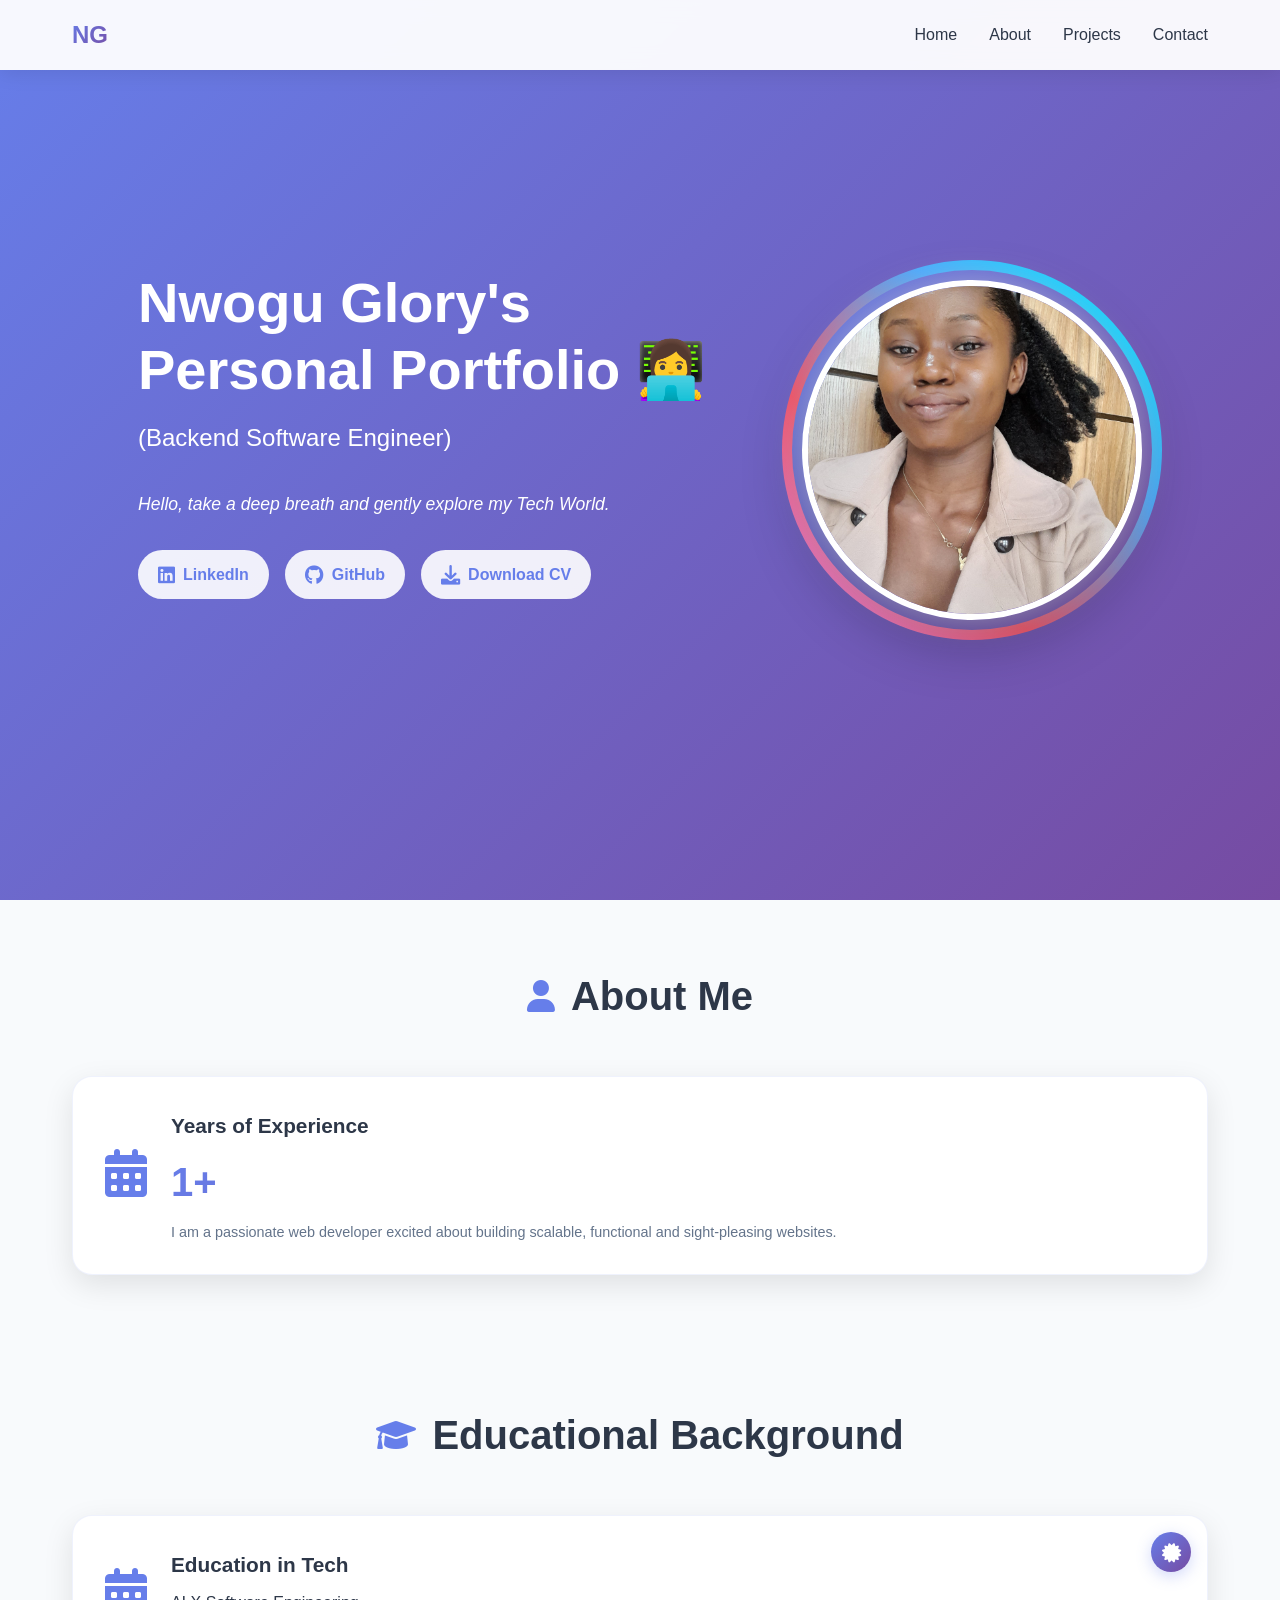
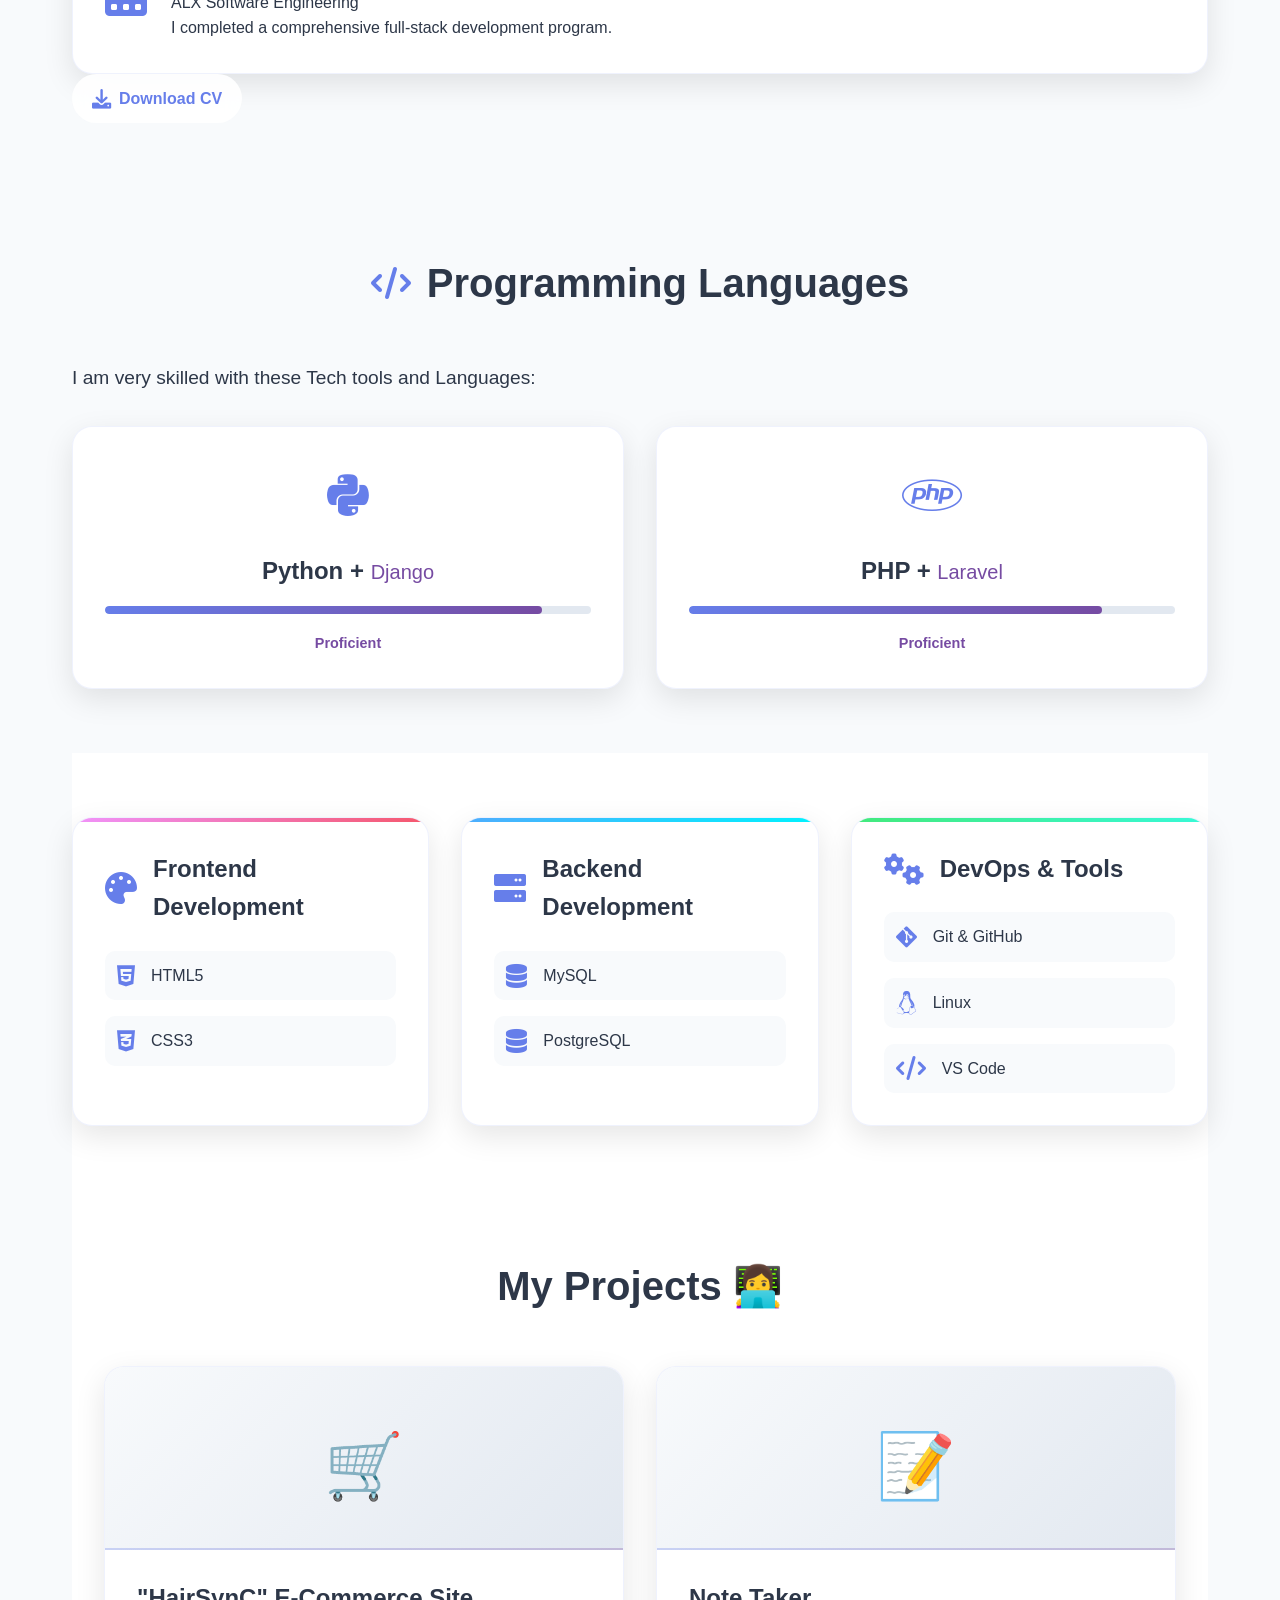
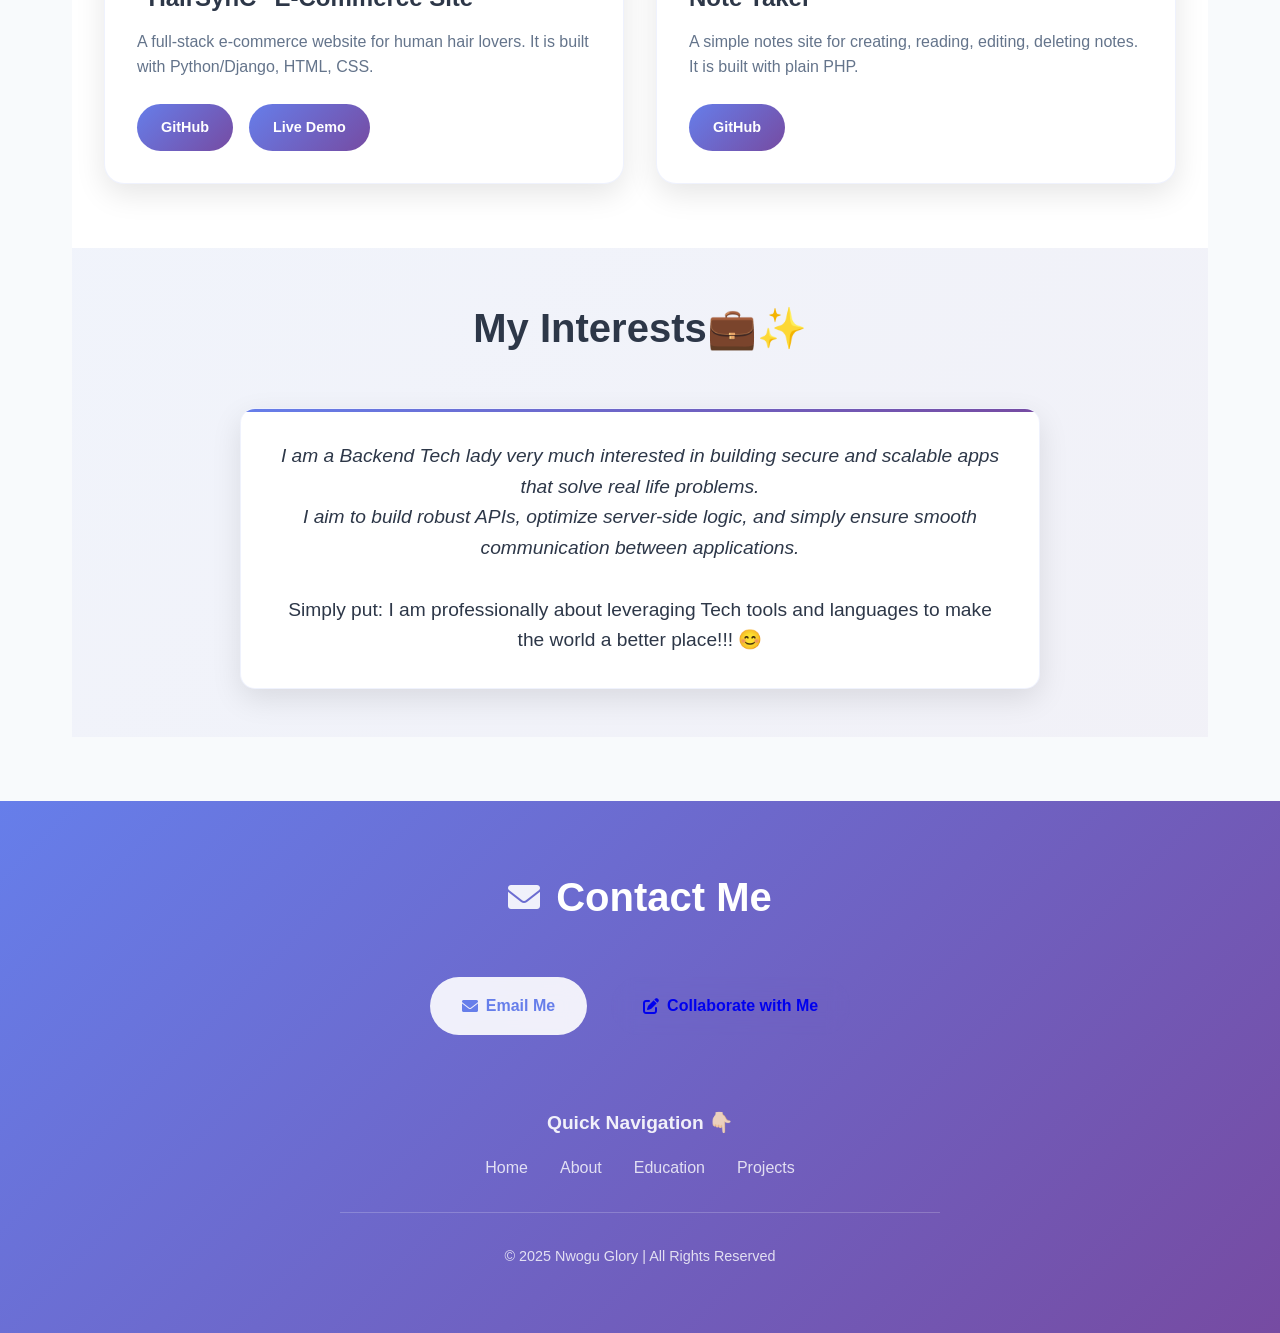
<file: PLP/Portfolio/index.html>
<!DOCTYPE html>
<html lang="en">
<head>
    <meta charset="utf-8">
    <meta name="viewport" content="width=device-width, initial-scale=1.0">
    <meta http-equiv="X-UA-Compatible" content="IE=edge">
    <title>Nwogu Glory's Portfolio</title>
             
    <!-- Font Awesome for icons -->
    <link href="https://cdnjs.cloudflare.com/ajax/libs/font-awesome/6.0.0/css/all.min.css" rel="stylesheet">
     
    <!-- Link to the custom CSS file -->
    <link rel="stylesheet" href="css/style.css" />
</head>
<body>
    <!-- Fixed Navigation Bar -->
    <nav class="navbar">
        <div class="nav-container">
            <!-- Logo/Brand -->
            <div class="logo">NG</div>
            
            <!-- Navigation Links -->
            <ul class="nav-links">
                <li><a href="#home">Home</a></li>
                <li><a href="#about">About</a></li>
                <li><a href="#projects">Projects</a></li>
                <li><a href="#contact">Contact</a></li>
            </ul>
            
            <!-- Mobile Menu Toggle -->
            <div class="mobile-menu">
                <span></span>
                <span></span>
                <span></span>
            </div>
        </div>
    </nav>

    <!-- Hero/Home Section -->
    <section id="home" class="hero">
        <div class="hero-content">
            <!-- Hero Text Content -->
            <div class="hero-text">
                <h1>Nwogu Glory's Personal Portfolio 👩‍💻</h1>
                <p class="subtitle">(Backend Software Engineer)</p>
                <p class="description"><i>Hello, take a deep breath and gently explore my Tech World.</i></p>
                
                <!-- Call-to-Action Buttons -->
                <div class="cta-buttons">
                    <!-- Social Media Links -->
                    <div class="social-buttons">
                        <a href="https://www.linkedin.com/in/glory-nwogu-a2a95020b/" class="btn btn-primary" target="_blank">
                            <i class="fab fa-linkedin"></i>
                            LinkedIn
                        </a>
                        <a href="https://github.com/NwoguGlory1/" class="btn btn-primary" target="_blank">
                            <i class="fab fa-github"></i>
                            GitHub
                        </a>
                        <a href="https://docs.google.com/document/d/1spvyiKj7Nq1CvpoVSEWQQAzJSmhy0G5e/export?format=pdf" class="btn btn-primary" target="_blank">
                            <i class="fas fa-download"></i>
                            Download CV
                        </a>
                    </div>
                </div>
            </div>
            
            <!-- Profile Image -->
            <div class="hero-image">
                <img src="assets/Passport.jpg" alt="Profile photo of Nwogu Glory" />
            </div>
        </div>
    </section>

    <!-- About Me Section (Experience Only) -->
    <section id="about" class="about-section">
        <div class="container">
            <h2 class="section-title">
                <i class="fas fa-user"></i>
                About Me
            </h2>
            
            <!-- Experience Card -->
            <div class="about-grid">
                <div class="about-card">
                    <div class="about-icon">
                        <i class="fas fa-calendar-alt"></i>
                    </div>
                    <div class="about-content">
                        <h3>Years of Experience</h3>
                        <p class="about-number">1+</p>
                        <p class="about-description">I am a passionate web developer excited about building scalable, functional and sight-pleasing websites.</p>
                    </div>
                </div>
            </div>
        </div>
    </section>

    <!-- Educational Background Section -->
        <section id="about" class="about-section">
        <div class="container">
            <h2 class="section-title">
                <i class="fas fa-graduation-cap"></i>
                Educational Background
            </h2>
            
            <!-- Experience Card -->
            <div class="about-grid">
                <div class="about-card">
                    <div class="about-icon">
                        <i class="fas fa-calendar-alt"></i>
                    </div>
                    <div class="about-content">
                        <h3>Education in Tech</h3>
                        <p class="education-program">ALX Software Engineering</p>
                        <p class="education-description">I completed a comprehensive full-stack development program.</p>
                        
                        <!-- Certification Link -->
                        <a href="https://savanna.alxafrica.com/certificates/cH6prfC7Ts" class="cert-link" target="_blank" title="View Certification">
                            <i class="fas fa-certificate"></i>
                        </a>
                    </div>
                </div>
            </div>
            <!-- Download CV Button -->
            <div class="cv-download">
                <a href="https://docs.google.com/document/d/1spvyiKj7Nq1CvpoVSEWQQAzJSmhy0G5e/export?format=pdf" class="btn btn-primary" target="_blank">
                    <i class="fas fa-download"></i>
                    Download CV
                </a>
            </div>
    </section>

    <!-- Programming Languages and Skills Section -->
    <section>
        <!-- Background Animation -->
        <div class="background-animation"></div>

        <main class="main-content">
            <div class="container">
                <!-- Programming Languages Section -->
                <section class="skills-section">
                    <h2 class="section-title">
                        <i class="fas fa-code"></i>
                        Programming Languages
                    </h2>
                    <p class="hero-subtitle">I am very skilled with these Tech tools and Languages: </p>

                    <!-- Skills Grid -->
                    <div class="skills-grid">
                        <!-- Python/Django Skill -->
                        <div class="skill-card">
                            <div class="skill-icon">
                                <i class="fab fa-python"></i>
                            </div>
                            <h3>Python  + <small>Django</small></h3>
                            <div class="skill-level">
                                <div class="level-bar advanced"></div>
                            </div>
                            <span class="level-text">Proficient</span>
                        </div>
                        
                        <!-- PHP/Laravel Skill -->
                        <div class="skill-card">
                            <div class="skill-icon">
                                <i class="fab fa-php"></i>
                            </div>
                            <h3>PHP + <small>Laravel</small></h3>
                            <div class="skill-level">
                                <div class="level-bar proficient"></div>
                            </div>
                            <span class="level-text">Proficient</span>
                        </div>
                    </div>
                </section>

                <!-- Technical Skills Categories -->
                <section class="tech-categories">
                    <div class="category-grid">
                        <!-- Frontend Development -->
                        <div class="category-card frontend">
                            <div class="category-header">
                                <i class="fas fa-palette"></i>
                                <h3>Frontend Development</h3>
                            </div>
                            <div class="tech-stack">
                                <div class="tech-item">
                                    <i class="fab fa-html5"></i>
                                    <span>HTML5</span>
                                </div>
                                <div class="tech-item">
                                    <i class="fab fa-css3-alt"></i>
                                    <span>CSS3</span>
                                </div>
                            </div>
                        </div>
                        
                        <!-- Backend Development -->
                        <div class="category-card backend">
                            <div class="category-header">
                                <i class="fas fa-server"></i>
                                <h3>Backend Development</h3>
                            </div>
                            <div class="tech-stack">
                                <div class="tech-item">
                                    <i class="fas fa-database"></i>
                                    <span>MySQL</span>
                                </div>
                                <div class="tech-item">
                                    <i class="fas fa-database"></i>
                                    <span>PostgreSQL</span>
                                </div>
                            </div>
                        </div>
                        
                        <!-- DevOps & Tools -->
                        <div class="category-card devops">
                            <div class="category-header">
                                <i class="fas fa-cogs"></i>
                                <h3>DevOps & Tools</h3>
                            </div>
                            <div class="tech-stack">
                                <div class="tech-item">
                                    <i class="fab fa-git-alt"></i>
                                    <span>Git & GitHub</span>
                                </div>
                                <div class="tech-item">
                                    <i class="fab fa-linux"></i>
                                    <span>Linux</span>
                                </div>
                                <div class="tech-item">
                                    <i class="fas fa-code"></i>
                                    <span>VS Code</span>
                                </div>                            
                            </div>
                        </div>                    
                    </div>
                </section>

                <!-- Projects Section -->
                <section id="projects" class="projects">
                    <div class="container">
                        <h2 class="section-title">My Projects 👩‍💻</h2>
                        
                        <!-- Projects Grid -->
                        <div class="projects-grid">
                            <!-- Project 1: HairSynC E-Commerce -->
                            <div class="project-card">
                                <div class="project-image">🛒</div>
                                <div class="project-content">
                                    <h3>"HairSynC" E-Commerce Site </h3>
                                    <p>A full-stack e-commerce website for human hair lovers. It is built with Python/Django, HTML, CSS. </p>
                                    <div class="project-links">
                                        <a href="https://github.com/NwoguGlory1/HairrSynC" class="project-link">GitHub</a>
                                        <a href="https://hairsync.onrender.com/" class="project-link">Live Demo</a>
                                    </div>
                                </div>
                            </div>

                            <!-- Project 2: Note Taker -->
                            <div class="project-card">
                                <div class="project-image">📝</div>
                                <div class="project-content">
                                    <h3>Note Taker</h3>
                                    <p>A simple notes site for creating, reading, editing, deleting notes. It is built with plain PHP. </p>
                                    <div class="project-links">
                                        <a href="https://github.com/NwoguGlory1/PHP-Quiz/tree/main/Notes_App_OOP" class="project-link">GitHub</a>
                                    </div>
                                </div>
                            </div>
                        </div>
                    </div>
                </section>

                <!-- Interests Section -->
                <section class="interests-section">
                    <div class="container">
                        <h2 class="section-title">My Interests💼✨</h2>
                        <div class="interests-content">
                            <p class="interests-text">
                                <i>I am a Backend Tech lady very much interested in building secure and scalable apps that solve real life problems. 
                                    <br>I aim to build robust APIs, optimize server-side logic, and simply ensure smooth communication between applications. </i>                       
                                        <br><br> Simply put: <bold>I am professionally about leveraging Tech tools and languages to make the world a better place!!!</bold> 😊       
                            </p>
                        </div>
                    </div>
                </section>
            </div>
        </main>
    </section>

    <!-- Contact Section -->
    <section id="contact" class="contact-section">
        <div class="container">
            <h2 class="section-title">
                <i class="fas fa-envelope"></i>
                Contact Me
            </h2>
            
            <div class="contact-content">
                <!-- Contact Buttons -->
                <div class="contact-buttons">
                    <!-- Email Button -->
                    <a href="mailto:glorynwogu18@gmail.com" class="contact-link email">
                        <i class="fas fa-envelope"></i>
                        Email Me
                    </a>

                    <!-- Collaborate Button -->
                    <a href="collaborate.html" class="contact-link form-btn" target="_blank">
                        <i class="fas fa-edit"></i>
                        Collaborate with Me
                    </a>
                </div>

                <!-- Quick Navigation -->
                <div class="page-links">
                    <br />
                    <h3>Quick Navigation 👇🏻</h3>
                    <div class="nav-links-footer">
                        <a href="#home">Home</a>
                        <a href="#about">About</a>
                        <a href="#education">Education</a>
                        <a href="#projects">Projects</a>
                    </div>
                </div>

                <!-- Footer -->
                <div class="copyright">
                    <p>&copy; 2025 Nwogu Glory | All Rights Reserved</p>
                </div>
            </div>
        </div>
    </section>

</body>
</html>
</file>
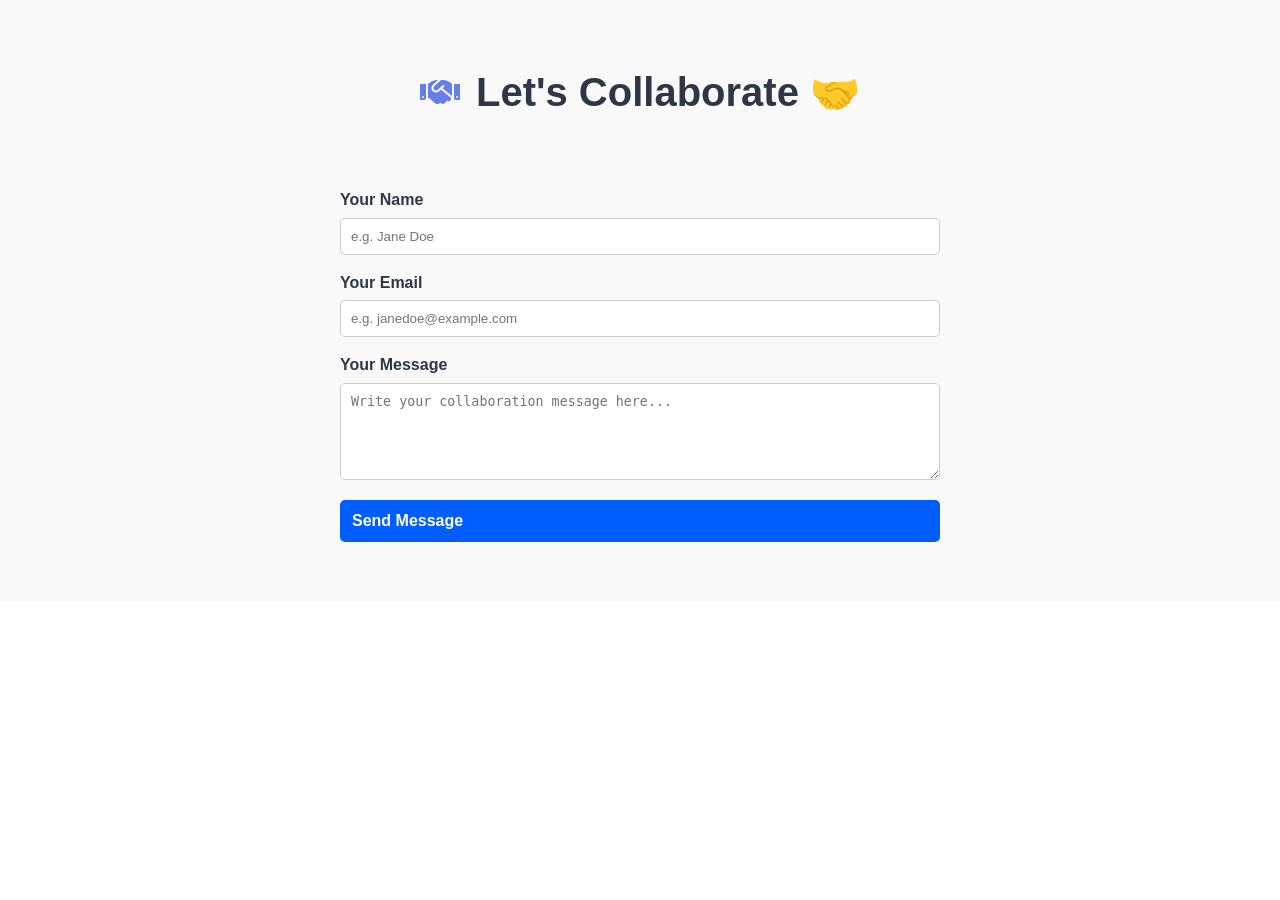
<file: PLP/Portfolio/collaborate.html>
<!DOCTYPE html>
<html lang="en">
<head>
  <meta charset="UTF-8" />
  <meta name="viewport" content="width=device-width, initial-scale=1.0" />
  <title>Collaborate with Glory</title>
  <link rel="stylesheet" href="css/style.css" />
  <link href="https://cdnjs.cloudflare.com/ajax/libs/font-awesome/6.0.0/css/all.min.css" rel="stylesheet">
</head>
<body>
  <section class="form-section" style="padding: 60px 20px;">
    <div class="container">
      <h2 class="section-title">
        <i class="fas fa-handshake"></i> Let's Collaborate 🤝
      </h2>
      <form action="https://formspree.io/f/xeozldve" method="POST" class="contact-form">
        <label for="name">Your Name</label>
        <input type="text" id="name" name="name" required placeholder="e.g. Jane Doe" />

        <label for="email">Your Email</label>
        <input type="email" id="email" name="_replyto" required placeholder="e.g. janedoe@example.com" />

        <label for="message">Your Message</label>
        <textarea id="message" name="message" rows="5" required placeholder="Write your collaboration message here..."></textarea>

        <button type="submit" class="btn btn-primary">Send Message</button>
      </form>
    </div>
  </section>
</body>
</html>
</file>
<file: PLP/Portfolio/css/style.css>
/* CSS: style.css with descriptive comments */
/* Base Reset & Variables */
* {
  margin: 0;
  padding: 0;
  box-sizing: border-box;
}

/* CSS Custom Properties for consistent theming */
:root {
  --primary-color: #667eea;
  --secondary-color: #764ba2;
  --accent-color: #f093fb;
  --text-primary: #2d3748;
  --bg-primary: #ffffff;
  --gradient: linear-gradient(135deg, var(--primary-color), var(--secondary-color));
  --card-shadow: 0 10px 30px rgba(0, 0, 0, 0.1);
  --hover-shadow: 0 20px 60px rgba(0, 0, 0, 0.15);
}


/* CSS: style.css for Nwogu Glory's Portfolio */

/* Base Reset & CSS Variables */
* {
  margin: 0;
  padding: 0;
  box-sizing: border-box;
}

/* CSS Custom Properties for consistent theming */
:root {
  --primary-color: #667eea;
  --secondary-color: #764ba2;
  --accent-color: #f093fb;
  --text-primary: #2d3748;
  --bg-primary: #ffffff;
  --gradient: linear-gradient(135deg, var(--primary-color), var(--secondary-color));
  --card-shadow: 0 10px 30px rgba(0, 0, 0, 0.1);
  --hover-shadow: 0 20px 60px rgba(0, 0, 0, 0.15);
}

/* Base Body & Typography Styles */
body {
  font-family: 'Segoe UI', Tahoma, Geneva, Verdana, sans-serif;
  line-height: 1.6;
  color: var(--text-primary);
  background: var(--bg-primary);
}

html {
  scroll-behavior: smooth;
}

/* Fixed Navigation Bar Styles */
.navbar {
  position: fixed;
  top: 0;
  width: 100%;
  background: rgba(255, 255, 255, 0.95);
  backdrop-filter: blur(10px);
  z-index: 1000;
  padding: 1rem 0;
  transition: all 0.3s ease;
  box-shadow: 0 2px 20px rgba(0, 0, 0, 0.1);
}

/* Navigation Container */
.nav-container {
  max-width: 1200px;
  margin: 0 auto;
  padding: 0 2rem;
  display: flex;
  justify-content: space-between;
  align-items: center;
}

/* Logo/Brand Styling */
.logo {
  font-size: 1.5rem;
  font-weight: bold;
  background: var(--gradient);
  -webkit-background-clip: text;
  -webkit-text-fill-color: transparent;
  background-clip: text;
}

/* Navigation Links Container */
.nav-links {
  display: flex;
  list-style: none;
  gap: 2rem;
}

/* Individual Navigation Links */
.nav-links a {
  text-decoration: none;
  color: var(--text-primary);
  font-weight: 500;
  transition: all 0.3s ease;
  position: relative;
}

.nav-links a:hover {
  color: var(--primary-color);
}

/* Animated underline for nav links */
.nav-links a::after {
  content: '';
  position: absolute;
  width: 0;
  height: 2px;
  bottom: -5px;
  left: 0;
  background: var(--gradient);
  transition: width 0.3s ease;
}

.nav-links a:hover::after {
  width: 100%;
}

/* Mobile Menu Toggle (Hidden by default) */
.mobile-menu {
  display: none;
  flex-direction: column;
  cursor: pointer;
}

.mobile-menu span {
  width: 25px;
  height: 3px;
  background: var(--text-primary);
  margin: 3px 0;
  transition: 0.3s;
}

/* Hero/Home Section Styles */
.hero {
  min-height: 100vh;
  display: flex;
  align-items: center;
  background: var(--gradient);
  color: white;
  text-align: center;
  position: relative;
  overflow: hidden;
  padding: 2rem 0;
}

/* Decorative overlay for hero section */
.hero::before {
  content: '';
  position: absolute;
  top: 0;
  left: 0;
  right: 0;
  bottom: 0;
  background: url('data:image/svg+xml,<svg xmlns="http://www.w3.org/2000/svg" viewBox="0 0 1000 1000"><polygon fill="rgba(255,255,255,0.05)" points="0,1000 1000,800 1000,1000"/></svg>');
  background-size: cover;
}

/* Hero Content Container */
.hero-content {
  max-width: 1200px;
  margin: 0 auto;
  padding: 0 2rem;
  position: relative;
  z-index: 2;
  display: flex;
  align-items: center;
  justify-content: space-between;
  gap: 4rem;
}

/* Hero Text Content */
.hero-text {
  flex: 1;
  text-align: left;
  max-width: 600px;
}

/* Main Hero Heading */
.hero h1 {
  font-size: 3.5rem;
  margin-bottom: 1rem;
  animation: fadeInUp 1s ease;
  line-height: 1.2;
}

/* Hero Subtitle */
.subtitle {
  font-size: 1.5rem;
  margin-bottom: 2rem;
  opacity: 0.9;
  animation: fadeInUp 1s ease 0.2s both;
}

/* Hero Description */
.description {
  font-size: 1.1rem;
  margin-bottom: 2rem;
  opacity: 0.8;
  animation: fadeInUp 1s ease 0.4s both;
  line-height: 1.6;
}


/* Call-to-Action Buttons Container */
.cta-buttons {
  display: flex;
  gap: 1rem;
  flex-wrap: wrap;
  animation: fadeInUp 1s ease 0.6s both;
  margin-bottom: 2rem;
}

/* Social Media Buttons Container */
.social-buttons {
  display: flex;
  gap: 1rem;
  flex-wrap: wrap;
  align-items: center;
}

/* Hero Profile Image Container - Enhanced with animations */
.hero-image {
  flex: 0 0 auto;
  display: flex;
  justify-content: center;
  align-items: center;
  position: relative;
}

/* Animated glowing ring effect around profile image */
.hero-image::before {
  content: '';
  position: absolute;
  width: 380px;
  height: 380px;
  border-radius: 50%;
  background: linear-gradient(45deg, #f093fb, #f5576c, #4facfe, #00f2fe);
  animation: rotate 4s linear infinite;
  z-index: -1;
}

/* Inner ring for image */
.hero-image::after {
  content: '';
  position: absolute;
  width: 360px;
  height: 360px;
  border-radius: 50%;
  background: var(--gradient);
  z-index: -1;
}


/* Profile Image Styling */
.hero-image img {
  width: 340px;
  height: 340px;
  border-radius: 50%;
  object-fit: cover;
  border: 6px solid rgba(255, 255, 255, 1);
  box-shadow: 
    0 0 30px rgba(255, 255, 255, 0.4),
    0 20px 60px rgba(0, 0, 0, 0.3),
    inset 0 0 0 3px rgba(255, 255, 255, 0.1);
  transition: all 0.4s ease;
  animation: fadeInRight 1s ease 0.8s both, float 3s ease-in-out infinite;
  position: relative;
  z-index: 1;
}

/* Profile Image Hover Effects */
.hero-image img:hover {
  transform: scale(1.08) rotate(3deg);
  box-shadow: 
    0 0 50px rgba(255, 255, 255, 0.6),
    0 30px 80px rgba(0, 0, 0, 0.4),
    inset 0 0 0 3px rgba(255, 255, 255, 0.2);
  border-color: rgba(255, 255, 255, 1);
}

/* General Button Styles */
.btn {
  padding: 12px 20px;
  border: none;
  border-radius: 50px;
  font-size: 1rem;
  font-weight: 600;
  text-decoration: none;
  transition: all 0.3s ease;
  cursor: pointer;
  display: inline-flex;
  align-items: center;
  gap: 0.5rem;
}

/* Primary Button Variant */
.btn-primary {
  background: rgba(255, 255, 255, 0.9);
  color: var(--primary-color);
  backdrop-filter: blur(10px);
}

.btn-primary:hover {
  transform: translateY(-2px);
  box-shadow: 0 10px 25px rgba(255, 255, 255, 0.3);
  background: rgba(255, 255, 255, 1);
}

.btn-primary i {
  font-size: 1.2rem;
}

/* Background Animation */
.background-animation {
  position: fixed;
  top: 0;
  left: 0;
  width: 100%;
  height: 100%;
  background: linear-gradient(45deg, rgba(102, 126, 234, 0.05), rgba(118, 75, 162, 0.05));
  z-index: -1;
  animation: backgroundShift 10s ease-in-out infinite;
}

/* Hero Section for Skills */
.hero-section {
  background: var(--gradient);
  color: white;
  text-align: center;
  padding: 6rem 0 4rem;
  position: relative;
  overflow: hidden;
}

.hero-section::before {
  content: '';
  position: absolute;
  top: 0;
  left: 0;
  right: 0;
  bottom: 0;
  background: url('data:image/svg+xml,<svg xmlns="http://www.w3.org/2000/svg" viewBox="0 0 1000 1000"><polygon fill="rgba(255,255,255,0.05)" points="0,1000 1000,800 1000,1000"/></svg>');
  background-size: cover;
}

/* General Container for Content Sections */
.container {
  max-width: 1200px;
  margin: 0 auto;
  padding: 0 2rem;
  position: relative;
  z-index: 2;
}

.hero-title {
  font-size: 3rem;
  margin-bottom: 1rem;
  animation: fadeInUp 1s ease;
}

.hero-subtitle {
  font-size: 1.2rem;
  opacity: 0.9;
  animation: fadeInUp 1s ease 0.2s both;
}

/* Main Content */
.main-content {
  padding: 4rem 0;
  background: #f8fafc;
}

/* Skills Section */
.skills-section {
  margin-bottom: 4rem;
}


.section-title {
  font-size: 2.5rem;
  text-align: center;
  margin-bottom: 3rem;
  color: var(--text-primary);
  display: flex;
  align-items: center;
  justify-content: center;
  gap: 1rem;
}

.section-title i {
  color: var(--primary-color);
  font-size: 2rem;
}

.skills-grid {
  display: grid;
  grid-template-columns: repeat(auto-fit, minmax(300px, 1fr));
  gap: 2rem;
  margin-top: 2rem;
}

.skill-card {
  background: white;
  padding: 2rem;
  border-radius: 20px;
  box-shadow: var(--card-shadow);
  text-align: center;
  transition: all 0.3s ease;
  border: 1px solid rgba(102, 126, 234, 0.1);
  position: relative;
  overflow: hidden;
}

.skill-card::before {
  content: '';
  position: absolute;
  top: 0;
  left: -100%;
  width: 100%;
  height: 100%;
  background: linear-gradient(90deg, transparent, rgba(102, 126, 234, 0.1), transparent);
  transition: left 0.5s ease;
}

.skill-card:hover {
  transform: translateY(-10px);
  box-shadow: var(--hover-shadow);
  border-color: var(--primary-color);
}

.skill-card:hover::before {
  left: 100%;
}

.skill-icon {
  font-size: 3rem;
  color: var(--primary-color);
  margin-bottom: 1rem;
  transition: all 0.3s ease;
}

.skill-card:hover .skill-icon {
  transform: scale(1.1) rotate(5deg);
}

.skill-card h3 {
  font-size: 1.5rem;
  margin-bottom: 1rem;
  color: var(--text-primary);
}

.skill-card small {
  color: var(--secondary-color);
  font-weight: normal;
}

.skill-level {
  width: 100%;
  height: 8px;
  background: #e2e8f0;
  border-radius: 10px;
  margin: 1rem 0;
  overflow: hidden;
}

.level-bar {
  height: 100%;
  border-radius: 10px;
  background: var(--gradient);
  transition: width 2s ease;
  animation: fillBar 2s ease 0.5s both;
}

.level-bar.advanced {
  width: 90%;
}

.level-bar.proficient {
  width: 85%;
}

.level-text {
  color: var(--secondary-color);
  font-weight: 600;
  font-size: 0.9rem;
}

/* Projects Section */
.projects {
  padding: 4rem 0;
  background: white;
}

.projects-grid {
  display: grid;
  grid-template-columns: repeat(auto-fit, minmax(350px, 1fr));
  gap: 2rem;
  margin-top: 3rem;
}

.project-card {
  background: white;
  border-radius: 20px;
  overflow: hidden;
  box-shadow: var(--card-shadow);
  transition: all 0.3s ease;
  border: 1px solid rgba(102, 126, 234, 0.1);
  position: relative;
}

.project-card::before {
  content: '';
  position: absolute;
  top: 0;
  left: 0;
  right: 0;
  height: 4px;
  background: var(--gradient);
  transform: scaleX(0);
  transition: transform 0.3s ease;
}

.project-card:hover {
  transform: translateY(-10px);
  box-shadow: var(--hover-shadow);
}

.project-card:hover::before {
  transform: scaleX(1);
}

.project-image {
  font-size: 4rem;
  text-align: center;
  padding: 3rem 2rem 2rem;
  background: linear-gradient(135deg, #f8fafc, #e2e8f0);
  position: relative;
}

.project-image::after {
  content: '';
  position: absolute;
  bottom: 0;
  left: 0;
  right: 0;
  height: 2px;
  background: var(--gradient);
  opacity: 0.3;
}

.project-content {
  padding: 2rem;
}

.project-content h3 {
  font-size: 1.5rem;
  margin-bottom: 1rem;
  color: var(--text-primary);
  line-height: 1.3;
}

.project-content p {
  color: #64748b;
  margin-bottom: 1.5rem;
  line-height: 1.6;
}

.project-links {
  display: flex;
  gap: 1rem;
  flex-wrap: wrap;
}

.project-link {
  padding: 0.75rem 1.5rem;
  background: var(--gradient);
  color: white;
  text-decoration: none;
  border-radius: 25px;
  font-weight: 600;
  transition: all 0.3s ease;
  font-size: 0.9rem;
}

.project-link:hover {
  transform: translateY(-2px);
  box-shadow: 0 10px 25px rgba(102, 126, 234, 0.3);
}

/* Technical Categories */
.tech-categories {
  margin-top: 4rem;
  padding: 4rem 0;
  background: white;
}

.category-grid {
  display: grid;
  grid-template-columns: repeat(auto-fit, minmax(300px, 1fr));
  gap: 2rem;
}

.category-card {
  background: white;
  padding: 2rem;
  border-radius: 20px;
  box-shadow: var(--card-shadow);
  transition: all 0.3s ease;
  border: 1px solid rgba(102, 126, 234, 0.1);
  position: relative;
  overflow: hidden;
}

.category-card::before {
  content: '';
  position: absolute;
  top: 0;
  left: 0;
  width: 100%;
  height: 4px;
  transition: all 0.3s ease;
}

.category-card.frontend::before {
  background: linear-gradient(135deg, #f093fb, #f5576c);
}

.category-card.backend::before {
  background: linear-gradient(135deg, #4facfe, #00f2fe);
}

.category-card.devops::before {
  background: linear-gradient(135deg, #43e97b, #38f9d7);
}

.category-card:hover {
  transform: translateY(-10px);
  box-shadow: var(--hover-shadow);
}

.category-card:hover::before {
  height: 100%;
  opacity: 0.05;
}

.category-header {
  display: flex;
  align-items: center;
  gap: 1rem;
  margin-bottom: 1.5rem;
}

.category-header i {
  font-size: 2rem;
  color: var(--primary-color);
}

.category-header h3 {
  font-size: 1.5rem;
  color: var(--text-primary);
}

.tech-stack {
  display: flex;
  flex-direction: column;
  gap: 1rem;
}

.tech-item {
  display: flex;
  align-items: center;
  gap: 1rem;
  padding: 0.75rem;
  background: #f8fafc;
  border-radius: 10px;
  transition: all 0.3s ease;
}

.tech-item:hover {
  background: rgba(102, 126, 234, 0.1);
  transform: translateX(5px);
}

.tech-item i {
  font-size: 1.5rem;
  color: var(--primary-color);
}

.tech-item span {
  font-weight: 500;
  color: var(--text-primary);
}

/* Animations */
@keyframes fadeInUp {
  from {
    opacity: 0;
    transform: translateY(30px);
  }
  to {
    opacity: 1;
    transform: translateY(0);
  }
}

@keyframes fadeInRight {
  from {
    opacity: 0;
    transform: translateX(30px);
  }
  to {
    opacity: 1;
    transform: translateX(0);
  }
}

@keyframes rotate {
  from {
    transform: rotate(0deg);
  }
  to {
    transform: rotate(360deg);
  }
}

@keyframes float {
  0%, 100% {
    transform: translateY(0px);
  }
  50% {
    transform: translateY(-10px);
  }
}

@keyframes fillBar {
  from {
    width: 0;
  }
}

@keyframes backgroundShift {
  0%, 100% {
    background-position: 0% 50%;
  }
  50% {
    background-position: 100% 50%;
  }
}

/* About Section */
.about-section {
  padding: 4rem 0;
  background: #f8fafc;
}

.about-grid {
  display: grid;
  grid-template-columns: repeat(auto-fit, minmax(300px, 1fr));
  gap: 2rem;
  margin-top: 3rem;
}

.about-card {
  background: white;
  padding: 2rem;
  border-radius: 20px;
  box-shadow: var(--card-shadow);
  display: flex;
  align-items: center;
  gap: 1.5rem;
  transition: all 0.3s ease;
  border: 1px solid rgba(102, 126, 234, 0.1);
  position: relative;
  overflow: hidden;
}

.about-card::before {
  content: '';
  position: absolute;
  top: 0;
  left: -100%;
  width: 100%;
  height: 100%;
  background: linear-gradient(90deg, transparent, rgba(102, 126, 234, 0.1), transparent);
  transition: left 0.5s ease;
}

.about-card:hover {
  transform: translateY(-5px);
  box-shadow: var(--hover-shadow);
  border-color: var(--primary-color);
}

.about-card:hover::before {
  left: 100%;
}

.about-icon {
  font-size: 3rem;
  color: var(--primary-color);
  flex-shrink: 0;
  transition: all 0.3s ease;
}

.about-card:hover .about-icon {
  transform: scale(1.1) rotate(5deg);
}

.about-content h3 {
  font-size: 1.3rem;
  color: var(--text-primary);
  margin-bottom: 0.5rem;
}

.about-number {
  font-size: 2.5rem;
  font-weight: bold;
  background: var(--gradient);
  -webkit-background-clip: text;
  -webkit-text-fill-color: transparent;
  background-clip: text;
  margin: 0.5rem 0;
}

.about-education {
  font-size: 1.2rem;
  font-weight: 600;
  color: var(--primary-color);
  margin: 0.5rem 0;
}

.about-description {
  color: #64748b;
  font-size: 0.9rem;
  line-height: 1.4;
}

/* Interests Section */
.interests-section {
  padding: 3rem 0;
  background: linear-gradient(135deg, rgba(102, 126, 234, 0.05), rgba(118, 75, 162, 0.05));
  text-align: center;
}

.interests-content {
  max-width: 800px;
  margin: 0 auto;
}

.interests-text {
  font-size: 1.2rem;
  color: var(--text-primary);
  line-height: 1.6;
  padding: 2rem;
  background: white;
  border-radius: 15px;
  box-shadow: var(--card-shadow);
  border: 1px solid rgba(102, 126, 234, 0.1);
  position: relative;
  overflow: hidden;
}

.interests-text::before {
  content: '';
  position: absolute;
  top: 0;
  left: 0;
  right: 0;
  height: 3px;
  background: var(--gradient);
}

/* Contact Section */
.contact-section {
  padding: 4rem 0;
  background: var(--gradient);
  color: white;
  text-align: center;
}

.contact-section .section-title {
  color: white;
  margin-bottom: 3rem;
}

.contact-section .section-title i {
  color: rgba(255, 255, 255, 0.9);
}

.contact-content {
  max-width: 600px;
  margin: 0 auto;
}

.contact-buttons {
  display: flex;
  justify-content: center;
  gap: 1.5rem;
  margin-bottom: 3rem;
  flex-wrap: wrap;
}

.contact-link {
  padding: 1rem 2rem;
  border-radius: 50px;
  text-decoration: none;
  font-weight: 600;
  transition: all 0.3s ease;
  display: inline-flex;
  align-items: center;
  gap: 0.5rem;
  font-size: 1rem;
  backdrop-filter: blur(10px);
}

.contact-link.email {
  background: rgba(255, 255, 255, 0.9);
  color: var(--primary-color);
}

.contact-link.linkedin {
  background: rgba(0, 119, 181, 0.9);
  color: white;
}

.contact-link:hover {
  transform: translateY(-3px);
  box-shadow: 0 10px 30px rgba(0, 0, 0, 0.2);
}

.contact-link.email:hover {
  background: rgba(255, 255, 255, 1);
}

.contact-link.linkedin:hover {
  background: rgba(0, 119, 181, 1);
}

.page-links {
  margin-bottom: 2rem;
}

.page-links h3 {
  font-size: 1.2rem;
  margin-bottom: 1rem;
  opacity: 0.9;
}

.nav-links-footer {
  display: flex;
  justify-content: center;
  gap: 2rem;
  flex-wrap: wrap;
}

.nav-links-footer a {
  color: rgba(255, 255, 255, 0.8);
  text-decoration: none;
  font-weight: 500;
  transition: all 0.3s ease;
  position: relative;
}

.nav-links-footer a:hover {
  color: white;
  transform: translateY(-2px);
}

.nav-links-footer a::after {
  content: '';
  position: absolute;
  width: 0;
  height: 2px;
  bottom: -5px;
  left: 0;
  background: rgba(255, 255, 255, 0.8);
  transition: width 0.3s ease;
}

.nav-links-footer a:hover::after {
  width: 100%;
}

.copyright {
  padding-top: 2rem;
  border-top: 1px solid rgba(255, 255, 255, 0.2);
}

.copyright p {
  font-size: 0.9rem;
  opacity: 0.8;
  margin: 0;
}

/* Responsive Design */
@media (max-width: 968px) {
  .hero-content {
    gap: 3rem;
  }
  
  .hero-image::before {
    width: 320px;
    height: 320px;
  }
  
  .hero-image::after {
    width: 300px;
    height: 300px;
  }
  
  .hero-image img {
    width: 280px;
    height: 280px;
  }

  .skills-grid {
    grid-template-columns: repeat(auto-fit, minmax(280px, 1fr));
  }

  .projects-grid {
    grid-template-columns: repeat(auto-fit, minmax(320px, 1fr));
  }

  .category-grid {
    grid-template-columns: repeat(auto-fit, minmax(280px, 1fr));
  }

  .about-grid {
    grid-template-columns: repeat(auto-fit, minmax(280px, 1fr));
  }
}

@media (max-width: 768px) {
  .nav-links {
    display: none;
  }

  .mobile-menu {
    display: flex;
  }

  .hero-content {
    flex-direction: column;
    text-align: center;
    gap: 3rem;
  }

  .hero-text {
    text-align: center;
    max-width: 100%;
  }

  .hero h1 {
    font-size: 2.5rem;
  }

  .subtitle {
    font-size: 1.2rem;
  }

  .hero-image {
    order: -1;
    margin-bottom: 1rem;
  }

  .hero-image::before {
    width: 280px;
    height: 280px;
  }
  
  .hero-image::after {
    width: 260px;
    height: 260px;
  }

  .hero-image img {
    width: 240px;
    height: 240px;
  }

  .cta-buttons {
    justify-content: center;
  }

  .social-buttons {
    justify-content: center;
  }

  .hero-title {
    font-size: 2.5rem;
  }

  .section-title {
    font-size: 2rem;
    flex-direction: column;
    gap: 0.5rem;
  }

  .skills-grid {
    grid-template-columns: 1fr;
    gap: 1.5rem;
  }

  .projects-grid {
    grid-template-columns: 1fr;
  }

  .category-grid {
    grid-template-columns: 1fr;
  }

  .about-grid {
    grid-template-columns: 1fr;
  }

  .contact-buttons {
    flex-direction: column;
    align-items: center;
    gap: 1rem;
  }

  .nav-links-footer {
    gap: 1.5rem;
  }

  .project-links {
    flex-direction: column;
  }
}

@media (max-width: 480px) {
  .hero h1 {
    font-size: 2rem;
  }

  .subtitle {
    font-size: 1.1rem;
  }

  .description {
    font-size: 1rem;
  }

  .hero-image::before {
    width: 220px;
    height: 220px;
  }
  
  .hero-image::after {
    width: 200px;
    height: 200px;
  }

  .hero-image img {
    width: 180px;
    height: 180px;
    border-width: 4px;
  }

  .btn {
    padding: 10px 16px;
    font-size: 0.9rem;
  }

  .social-buttons {
    flex-direction: column;
    gap: 0.8rem;
  }

  .nav-container {
    padding: 0 1rem;
  }

  .container {
    padding: 0 1rem;
  }

  .hero-title {
    font-size: 2rem;
  }

  .section-title {
    font-size: 1.8rem;
  }

  .skill-card,
  .project-card,
  .category-card,
  .about-card {
    padding: 1.5rem;
  }

  .project-image {
    padding: 2rem 1rem 1rem;
    font-size: 3rem;
  }

  .interests-text {
    font-size: 1.1rem;
    padding: 1.5rem;
  }

  .contact-link {
    padding: 0.8rem 1.5rem;
    font-size: 0.9rem;
  }

  .nav-links-footer {
    gap: 1rem;
  }
}

/* Certification Circle Link */
.cert-link {
    position: absolute;
    top: 1rem;
    right: 1rem;
    width: 40px;
    height: 40px;
    background: var(--gradient);
    border-radius: 50%;
    display: flex;
    align-items: center;
    justify-content: center;
    text-decoration: none;
    color: white;
    font-size: 1.2rem;
    transition: all 0.3s ease;
    box-shadow: 0 4px 15px rgba(102, 126, 234, 0.3);
}

.cert-link:hover {
    transform: scale(1.1) rotate(10deg);
    box-shadow: 0 6px 20px rgba(102, 126, 234, 0.4);
}

/* Contact Form Styling */
.form-section {
  padding: 60px 20px;
  background-color: #f9f9f9;
}

.contact-form {
  max-width: 600px;
  margin: 0 auto;
  display: flex;
  flex-direction: column;
}

.contact-form label {
  font-weight: 600;
  margin-top: 15px;
}

.contact-form input,
.contact-form textarea {
  padding: 10px;
  margin-top: 5px;
  border: 1px solid #ccc;
  border-radius: 5px;
}

.contact-form button {
  margin-top: 20px;
  padding: 12px;
  background-color: #005eff;
  color: white;
  border: none;
  border-radius: 5px;
  font-weight: bold;
  cursor: pointer;
}

.contact-form button:hover {
  background-color: #0041bf;
}
</file>
